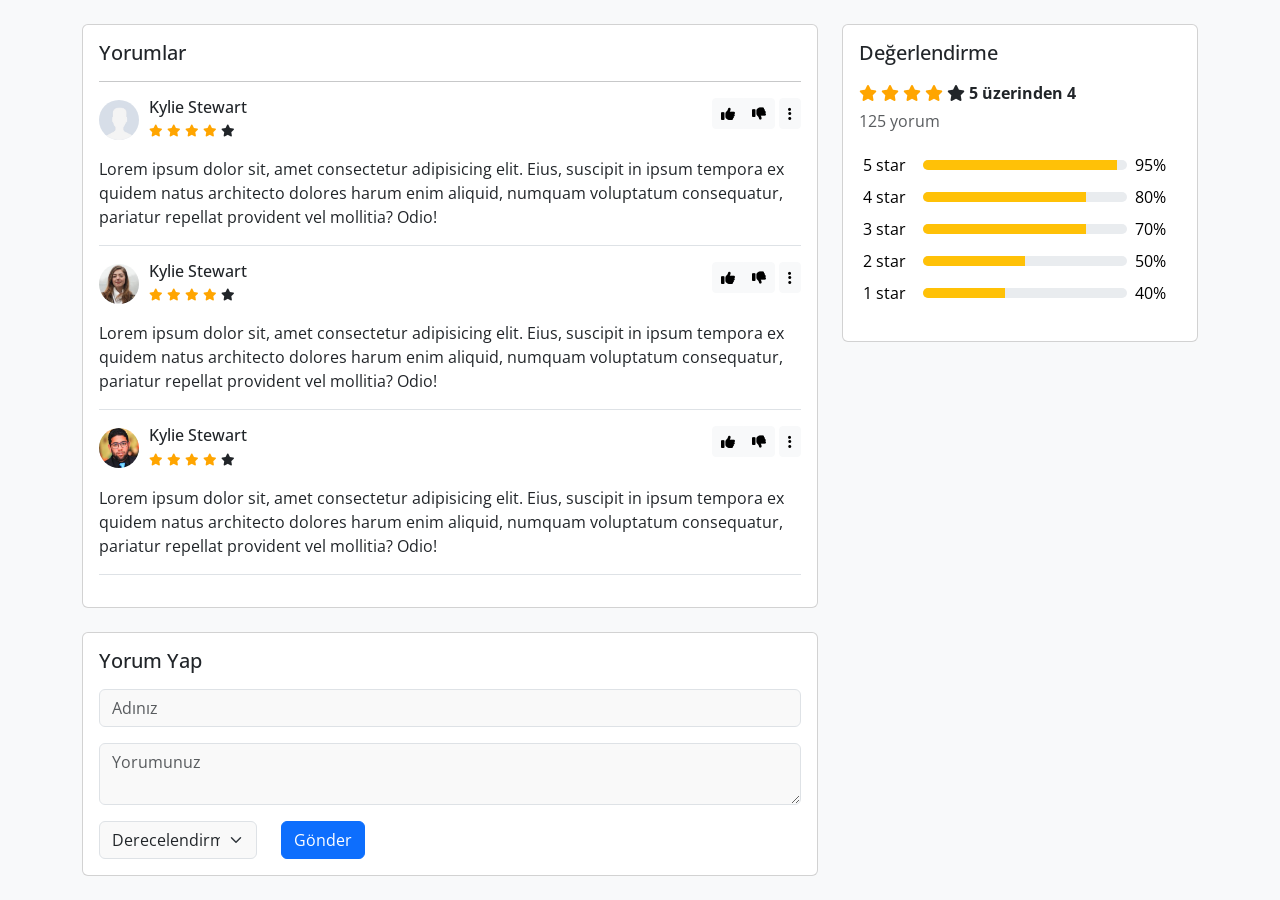
<file: Part-2/comments/index.html>
<!DOCTYPE html>
<html lang="tr">
  <head>
    <meta charset="utf-8" />
    <meta name="viewport" content="width=device-width, initial-scale=1" />

    <link
      href="https://fonts.googleapis.com/css2?family=Open+Sans&display=swap"
      rel="stylesheet"
    />

    <link
      href="https://cdn.jsdelivr.net/npm/bootstrap@5.1.3/dist/css/bootstrap.min.css"
      rel="stylesheet"
      integrity="sha384-1BmE4kWBq78iYhFldvKuhfTAU6auU8tT94WrHftjDbrCEXSU1oBoqyl2QvZ6jIW3"
      crossorigin="anonymous"
    />
    <link rel="stylesheet" href="style.css" />

    <link
      rel="stylesheet"
      href="https://cdnjs.cloudflare.com/ajax/libs/font-awesome/6.1.0/css/all.min.css"
      integrity="sha512-10/jx2EXwxxWqCLX/hHth/vu2KY3jCF70dCQB8TSgNjbCVAC/8vai53GfMDrO2Emgwccf2pJqxct9ehpzG+MTw=="
      crossorigin="anonymous"
      referrerpolicy="no-referrer"
    />

    <link rel="stylesheet" href="style.css" />

    <title>Comments</title>
  </head>
  <body>
    <section class="bg-light" id="comments">
      <div class="container">
        <div class="row py-4">
          <div class="col-lg-8">
            <div class="card mb-4">
              <div class="card-body">
                <h5 class="card-title">Yorumlar</h5>
                <hr />
                <blockquote class="border-bottom">
                  <div class="float-end">
                    <div class="btn-group">
                      <button
                        class="btn btn-light btn-sm"
                        data-bs-toggle="tooltip"
                        data-bs-title="Like"
                      >
                        <i class="fa fa-thumbs-up"></i>
                      </button>
                      <button
                        class="btn btn-light btn-sm"
                        data-bs-toggle="tooltip"
                        data-bs-title="Dislike"
                      >
                        <i class="fa fa-thumbs-down"></i>
                      </button>
                    </div>
                    <button class="btn btn-light btn-sm">
                      <i class="fa fa-ellipsis-v"></i>
                    </button>
                  </div>
                  <div class="content">
                    <img src="1.jpeg" class="rounded-circle" alt="" />
                    <div class="text">
                      <h6 class="mb-0">Kylie Stewart</h6>
                      <div class="rating-wrap">
                        <span class="fa fa-star checked"></span>
                        <span class="fa fa-star checked"></span>
                        <span class="fa fa-star checked"></span>
                        <span class="fa fa-star checked"></span>
                        <span class="fa fa-star"></span>
                      </div>
                    </div>
                  </div>
                  <div class="mt-3">
                    <p>
                      Lorem ipsum dolor sit, amet consectetur adipisicing elit.
                      Eius, suscipit in ipsum tempora ex quidem natus architecto
                      dolores harum enim aliquid, numquam voluptatum
                      consequatur, pariatur repellat provident vel mollitia?
                      Odio!
                    </p>
                  </div>
                </blockquote>
                <blockquote class="border-bottom">
                  <div class="float-end">
                    <div class="btn-group">
                      <button
                        class="btn btn-light btn-sm"
                        data-bs-toggle="tooltip"
                        data-bs-title="Like"
                      >
                        <i class="fa fa-thumbs-up"></i>
                      </button>
                      <button
                        class="btn btn-light btn-sm"
                        data-bs-toggle="tooltip"
                        data-bs-title="Dislike"
                      >
                        <i class="fa fa-thumbs-down"></i>
                      </button>
                    </div>
                    <button class="btn btn-light btn-sm">
                      <i class="fa fa-ellipsis-v"></i>
                    </button>
                  </div>
                  <div class="content">
                    <img src="2.jpeg" class="rounded-circle" alt="" />
                    <div class="text">
                      <h6 class="mb-0">Kylie Stewart</h6>
                      <div class="rating-wrap">
                        <span class="fa fa-star checked"></span>
                        <span class="fa fa-star checked"></span>
                        <span class="fa fa-star checked"></span>
                        <span class="fa fa-star checked"></span>
                        <span class="fa fa-star"></span>
                      </div>
                    </div>
                  </div>
                  <div class="mt-3">
                    <p>
                      Lorem ipsum dolor sit, amet consectetur adipisicing elit.
                      Eius, suscipit in ipsum tempora ex quidem natus architecto
                      dolores harum enim aliquid, numquam voluptatum
                      consequatur, pariatur repellat provident vel mollitia?
                      Odio!
                    </p>
                  </div>
                </blockquote>
                <blockquote class="border-bottom">
                  <div class="float-end">
                    <div class="btn-group">
                      <button
                        class="btn btn-light btn-sm"
                        data-bs-toggle="tooltip"
                        data-bs-title="Like"
                      >
                        <i class="fa fa-thumbs-up"></i>
                      </button>
                      <button
                        class="btn btn-light btn-sm"
                        data-bs-toggle="tooltip"
                        data-bs-title="Dislike"
                      >
                        <i class="fa fa-thumbs-down"></i>
                      </button>
                    </div>
                    <button class="btn btn-light btn-sm">
                      <i class="fa fa-ellipsis-v"></i>
                    </button>
                  </div>
                  <div class="content">
                    <img src="3.jpeg" class="rounded-circle" alt="" />
                    <div class="text">
                      <h6 class="mb-0">Kylie Stewart</h6>
                      <div class="rating-wrap">
                        <span class="fa fa-star checked"></span>
                        <span class="fa fa-star checked"></span>
                        <span class="fa fa-star checked"></span>
                        <span class="fa fa-star checked"></span>
                        <span class="fa fa-star"></span>
                      </div>
                    </div>
                  </div>
                  <div class="mt-3">
                    <p>
                      Lorem ipsum dolor sit, amet consectetur adipisicing elit.
                      Eius, suscipit in ipsum tempora ex quidem natus architecto
                      dolores harum enim aliquid, numquam voluptatum
                      consequatur, pariatur repellat provident vel mollitia?
                      Odio!
                    </p>
                  </div>
                </blockquote>
              </div>
            </div>
            <div class="card">
              <div class="card-body">
                <h5 class="mb-3">Yorum Yap</h5>
                <form>
                  <div class="mb-3">
                    <input
                      type="text"
                      class="form-control"
                      placeholder="Adınız"
                    />
                  </div>
                  <div class="mb-3">
                    <textarea
                      class="form-control"
                      placeholder="Yorumunuz"
                    ></textarea>
                  </div>
                  <div class="row">
                    <div class="col-lg-3">
                      <select class="form-select">
                        <option value="">Derecelendirme</option>
                        <option value="1">1</option>
                        <option value="2">2</option>
                        <option value="3">3</option>
                        <option value="4">4</option>
                        <option value="5">5</option>
                      </select>
                    </div>
                    <div class="col-lg-3">
                      <button class="btn btn-primary">Gönder</button>
                    </div>
                  </div>
                </form>
              </div>
            </div>
          </div>
          <div class="col-lg-4">
            <div class="card">
              <div class="card-body">
                <h5 class="card-title">Değerlendirme</h5>
                <div class="rating-wrap mt-3">
                  <span class="fa fa-star checked"></span>
                  <span class="fa fa-star checked"></span>
                  <span class="fa fa-star checked"></span>
                  <span class="fa fa-star checked"></span>
                  <span class="fa fa-star"></span>
                  <b>5 üzerinden 4</b>
                </div>
                <p class="mt-1 text-muted">125 yorum</p>
                <table class="table table-borderless table-sm">
                  <tr style="vertical-align: middle">
                    <td style="width: 60px">5 star</td>
                    <td>
                      <div class="progress" style="height: 10px">
                        <div
                          class="progress-bar bg-warning"
                          style="width: 95%"
                        ></div>
                      </div>
                    </td>
                    <td style="width: 50px">95%</td>
                  </tr>
                  <tr style="vertical-align: middle">
                    <td style="width: 60px">4 star</td>
                    <td>
                      <div class="progress" style="height: 10px">
                        <div
                          class="progress-bar bg-warning"
                          style="width: 80%"
                        ></div>
                      </div>
                    </td>
                    <td style="width: 50px">80%</td>
                  </tr>
                  <tr style="vertical-align: middle">
                    <td style="width: 60px">3 star</td>
                    <td>
                      <div class="progress" style="height: 10px">
                        <div
                          class="progress-bar bg-warning"
                          style="width: 80%"
                        ></div>
                      </div>
                    </td>
                    <td style="width: 50px">70%</td>
                  </tr>
                  <tr style="vertical-align: middle">
                    <td style="width: 60px">2 star</td>
                    <td>
                      <div class="progress" style="height: 10px">
                        <div
                          class="progress-bar bg-warning"
                          style="width: 50%"
                        ></div>
                      </div>
                    </td>
                    <td style="width: 50px">50%</td>
                  </tr>
                  <tr style="vertical-align: middle">
                    <td style="width: 60px">1 star</td>
                    <td>
                      <div class="progress" style="height: 10px">
                        <div
                          class="progress-bar bg-warning"
                          style="width: 40%"
                        ></div>
                      </div>
                    </td>
                    <td style="width: 50px">40%</td>
                  </tr>
                </table>
              </div>
            </div>
          </div>
        </div>
      </div>
    </section>

    <script
      src="https://cdn.jsdelivr.net/npm/bootstrap@5.1.3/dist/js/bootstrap.bundle.min.js"
      integrity="sha384-ka7Sk0Gln4gmtz2MlQnikT1wXgYsOg+OMhuP+IlRH9sENBO0LRn5q+8nbTov4+1p"
      crossorigin="anonymous"
    ></script>

    <script>
      var tooltipTriggerList = [].slice.call(
        document.querySelectorAll('[data-bs-toggle="tooltip"]')
      );
      var tooltipList = tooltipTriggerList.map(function (tooltipTriggerEl) {
        return new bootstrap.Tooltip(tooltipTriggerEl);
      });
    </script>
  </body>
</html>
</file>
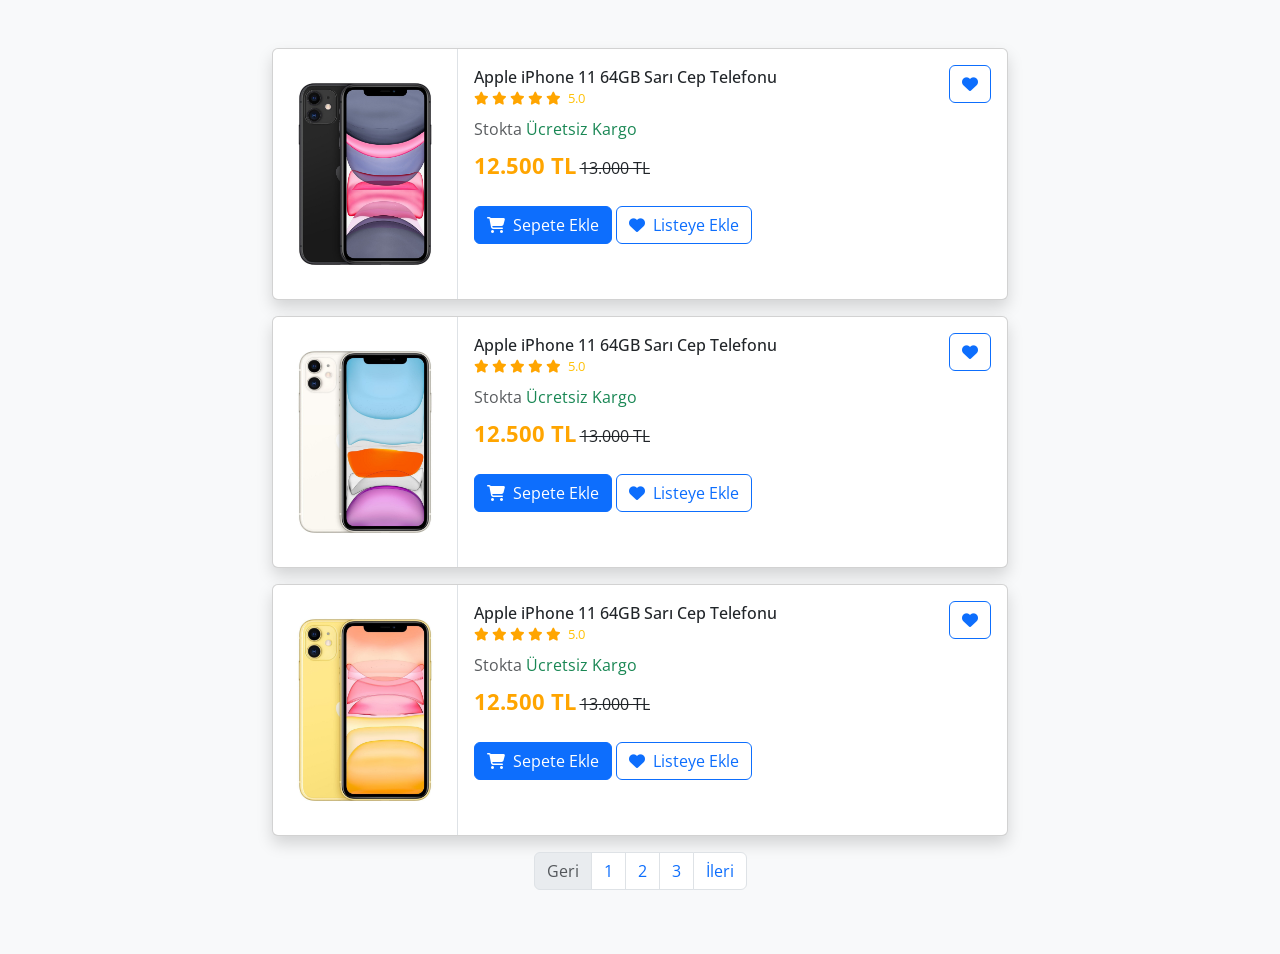
<file: Part-2/product-cards/index.html>
<!DOCTYPE html>
<html lang="en">
  <head>
    <!-- Required meta tags -->
    <meta charset="utf-8" />
    <meta name="viewport" content="width=device-width, initial-scale=1" />

    <link
      href="https://fonts.googleapis.com/css2?family=Open+Sans&display=swap"
      rel="stylesheet"
    />

    <link
      rel="stylesheet"
      href="https://cdnjs.cloudflare.com/ajax/libs/font-awesome/6.1.1/css/all.min.css"
      integrity="sha512-KfkfwYDsLkIlwQp6LFnl8zNdLGxu9YAA1QvwINks4PhcElQSvqcyVLLD9aMhXd13uQjoXtEKNosOWaZqXgel0g=="
      crossorigin="anonymous"
      referrerpolicy="no-referrer"
    />

    <!-- Bootstrap CSS -->
    <link
      href="https://cdn.jsdelivr.net/npm/bootstrap@5.1.3/dist/css/bootstrap.min.css"
      rel="stylesheet"
      integrity="sha384-1BmE4kWBq78iYhFldvKuhfTAU6auU8tT94WrHftjDbrCEXSU1oBoqyl2QvZ6jIW3"
      crossorigin="anonymous"
    />

    <link rel="stylesheet" href="style.css" />

    <title>Protuct Card</title>
  </head>
  <body class="bg-light">
    <div class="container my-5">
      <div class="row justify-content-center">
        <div class="col-lg-8">
          <div class="card product-card mb-3 shadow">
            <div class="row g-0">
              <div class="col-xl-3 col-md-4">
                <a href="#" class="img-wrap">
                  <img src="1.jpeg" alt="" />
                </a>
              </div>
              <div class="col-xl-9 col-md-8 border-start">
                <div class="card-body">
                  <a
                    href="#"
                    class="btn btn-outline-primary btn-icon float-end"
                  >
                    <i class="fa fa-heart"></i>
                  </a>
                  <a href="#" class="h6 mb-3 title">
                    Apple iPhone 11 64GB Sarı Cep Telefonu
                  </a>
                  <div class="mb-2">
                    <div class="rating mb-2">
                      <span class="fa fa-star checked"></span>
                      <span class="fa fa-star checked"></span>
                      <span class="fa fa-star checked"></span>
                      <span class="fa fa-star checked"></span>
                      <span class="fa fa-star checked"></span>
                      <span class="text-warning ms-1">5.0</span>
                    </div>

                    <span class="text-muted">Stokta</span>
                    <span class="text-success">Ücretsiz Kargo</span>
                  </div>

                  <div class="price-wrap mb-4">
                    <strong class="price">12.500 TL</strong>
                    <del class="price-old">13.000 TL</del>
                  </div>

                  <div class="d-grid ga-2 d-md-block">
                    <a href="" class="btn btn-primary">
                      <i class="fa fa-shopping-cart me-1"></i> Sepete Ekle
                    </a>
                    <a href="" class="btn btn-outline-primary">
                      <i class="fa fa-heart me-1"></i> Listeye Ekle
                    </a>
                  </div>
                </div>
              </div>
            </div>
          </div>
          <div class="card product-card mb-3 shadow">
            <div class="row g-0">
              <div class="col-xl-3 col-md-4">
                <a href="#" class="img-wrap">
                  <img src="2.jpeg" alt="" />
                </a>
              </div>
              <div class="col-xl-9 col-md-8 border-start">
                <div class="card-body">
                  <a
                    href="#"
                    class="btn btn-outline-primary btn-icon float-end"
                  >
                    <i class="fa fa-heart"></i>
                  </a>
                  <a href="#" class="h6 mb-3 title">
                    Apple iPhone 11 64GB Sarı Cep Telefonu
                  </a>
                  <div class="mb-2">
                    <div class="rating mb-2">
                      <span class="fa fa-star checked"></span>
                      <span class="fa fa-star checked"></span>
                      <span class="fa fa-star checked"></span>
                      <span class="fa fa-star checked"></span>
                      <span class="fa fa-star checked"></span>
                      <span class="text-warning ms-1">5.0</span>
                    </div>

                    <span class="text-muted">Stokta</span>
                    <span class="text-success">Ücretsiz Kargo</span>
                  </div>

                  <div class="price-wrap mb-4">
                    <strong class="price">12.500 TL</strong>
                    <del class="price-old">13.000 TL</del>
                  </div>

                  <div class="d-grid ga-2 d-md-block">
                    <a href="" class="btn btn-primary">
                      <i class="fa fa-shopping-cart me-1"></i> Sepete Ekle
                    </a>
                    <a href="" class="btn btn-outline-primary">
                      <i class="fa fa-heart me-1"></i> Listeye Ekle
                    </a>
                  </div>
                </div>
              </div>
            </div>
          </div>
          <div class="card product-card mb-3 shadow">
            <div class="row g-0">
              <div class="col-xl-3 col-md-4">
                <a href="#" class="img-wrap">
                  <img src="3.jpeg" alt="" />
                </a>
              </div>
              <div class="col-xl-9 col-md-8 border-start">
                <div class="card-body">
                  <a
                    href="#"
                    class="btn btn-outline-primary btn-icon float-end"
                  >
                    <i class="fa fa-heart"></i>
                  </a>
                  <a href="#" class="h6 mb-3 title">
                    Apple iPhone 11 64GB Sarı Cep Telefonu
                  </a>
                  <div class="mb-2">
                    <div class="rating mb-2">
                      <span class="fa fa-star checked"></span>
                      <span class="fa fa-star checked"></span>
                      <span class="fa fa-star checked"></span>
                      <span class="fa fa-star checked"></span>
                      <span class="fa fa-star checked"></span>
                      <span class="text-warning ms-1">5.0</span>
                    </div>

                    <span class="text-muted">Stokta</span>
                    <span class="text-success">Ücretsiz Kargo</span>
                  </div>

                  <div class="price-wrap mb-4">
                    <strong class="price">12.500 TL</strong>
                    <del class="price-old">13.000 TL</del>
                  </div>

                  <div class="d-grid ga-2 d-md-block">
                    <a href="" class="btn btn-primary">
                      <i class="fa fa-shopping-cart me-1"></i> Sepete Ekle
                    </a>
                    <a href="" class="btn btn-outline-primary">
                      <i class="fa fa-heart me-1"></i> Listeye Ekle
                    </a>
                  </div>
                </div>
              </div>
            </div>
          </div>

          <nav>
            <ul class="pagination justify-content-center">
              <li class="page-item disabled">
                <a class="page-link">Geri</a>
              </li>
              <li class="page-item"><a class="page-link" href="#">1</a></li>
              <li class="page-item"><a class="page-link" href="#">2</a></li>
              <li class="page-item"><a class="page-link" href="#">3</a></li>
              <li class="page-item">
                <a class="page-link" href="#">İleri</a>
              </li>
            </ul>
          </nav>
        </div>
      </div>
    </div>

    <script
      src="https://cdn.jsdelivr.net/npm/bootstrap@5.1.3/dist/js/bootstrap.bundle.min.js"
      integrity="sha384-ka7Sk0Gln4gmtz2MlQnikT1wXgYsOg+OMhuP+IlRH9sENBO0LRn5q+8nbTov4+1p"
      crossorigin="anonymous"
    ></script>
  </body>
</html>
</file>
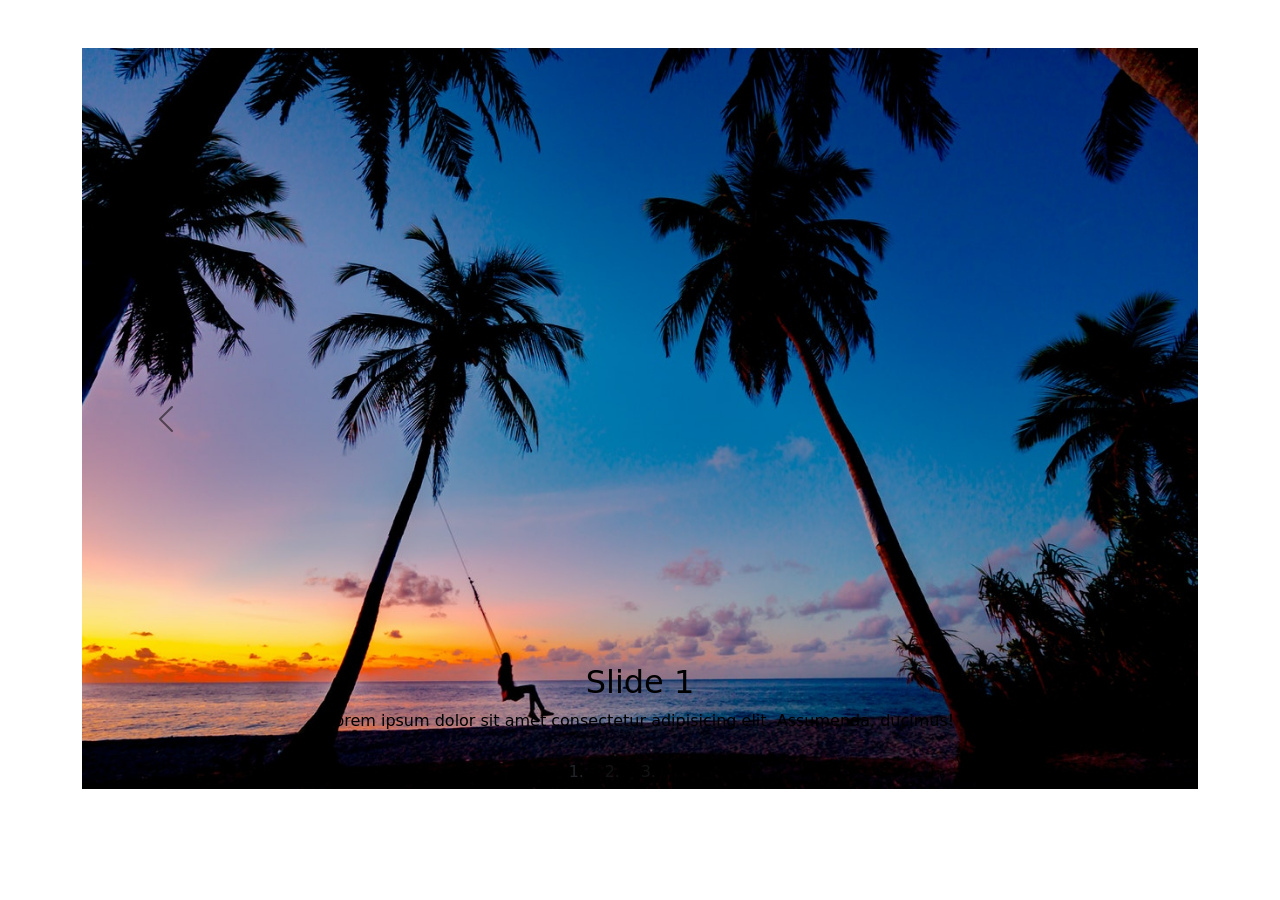
<file: Part-2/carousel.html>
<!DOCTYPE html>
<html lang="tr">
<head>
    <meta charset="UTF-8">
    <meta http-equiv="X-UA-Compatible" content="IE=edge">
    <meta name="viewport" content="width=device-width, initial-scale=1.0">
    <link href="https://cdn.jsdelivr.net/npm/bootstrap@5.1.3/dist/css/bootstrap.min.css" rel="stylesheet" integrity="sha384-1BmE4kWBq78iYhFldvKuhfTAU6auU8tT94WrHftjDbrCEXSU1oBoqyl2QvZ6jIW3" crossorigin="anonymous">
    <title>Document</title>
</head>
<body>
    

    <div class="container my-5">

        <div class="carousel slide carousel-fade carousel-dark" data-bs-ride="carousel" id="slider1">
            <ol class="carousel-indicators">
                <li data-bs-target="#slider1" data-bs-slide-to="0" class="active"></li>
                <li data-bs-target="#slider1" data-bs-slide-to="1"></li>
                <li data-bs-target="#slider1" data-bs-slide-to="2"></li>
            </ol>
            <div class="carousel-inner">
                <div class="carousel-item active" data-bs-interval="2000">
                    <img src="img/slide-1.jpeg" class="d-block w-100" alt="">
                    <div class="carousel-caption d-none d-md-block">
                        <h2>Slide 1</h2>
                        <p>Lorem ipsum dolor sit amet consectetur adipisicing elit. Assumenda, ducimus!</p>
                    </div>
                </div>
                <div class="carousel-item" data-bs-interval="4000">
                    <img src="img/slide-2.jpeg" class="d-block w-100" alt="">
                    <div class="carousel-caption d-none d-md-block">
                        <h2>Slide 2</h2>
                        <p>Lorem ipsum dolor sit amet consectetur adipisicing elit. Assumenda, ducimus!</p>
                    </div>
                </div>
                <div class="carousel-item" data-bs-interval="6000">
                    <img src="img/slide-3.jpeg" class="d-block w-100" alt="">
                    <div class="carousel-caption d-none d-md-block">
                        <h2>Slide 3</h2>
                        <p>Lorem ipsum dolor sit amet consectetur adipisicing elit. Assumenda, ducimus!</p>
                    </div>
                </div>
            </div>
            <a href="#slider1" class="carousel-control-prev" data-bs-slide="prev">
                <span class="carousel-control-prev-icon"></span>
            </a>
            <a href="#slider1" class="carousel-control-next" data-bs-slide="next">
                <span class="carousel-control-next-icon"></span>
            </a>
        </div>
        

    </div>

    <script src="https://cdn.jsdelivr.net/npm/bootstrap@5.1.3/dist/js/bootstrap.bundle.min.js" integrity="sha384-ka7Sk0Gln4gmtz2MlQnikT1wXgYsOg+OMhuP+IlRH9sENBO0LRn5q+8nbTov4+1p" crossorigin="anonymous"></script>
</body>
</html>
</file>
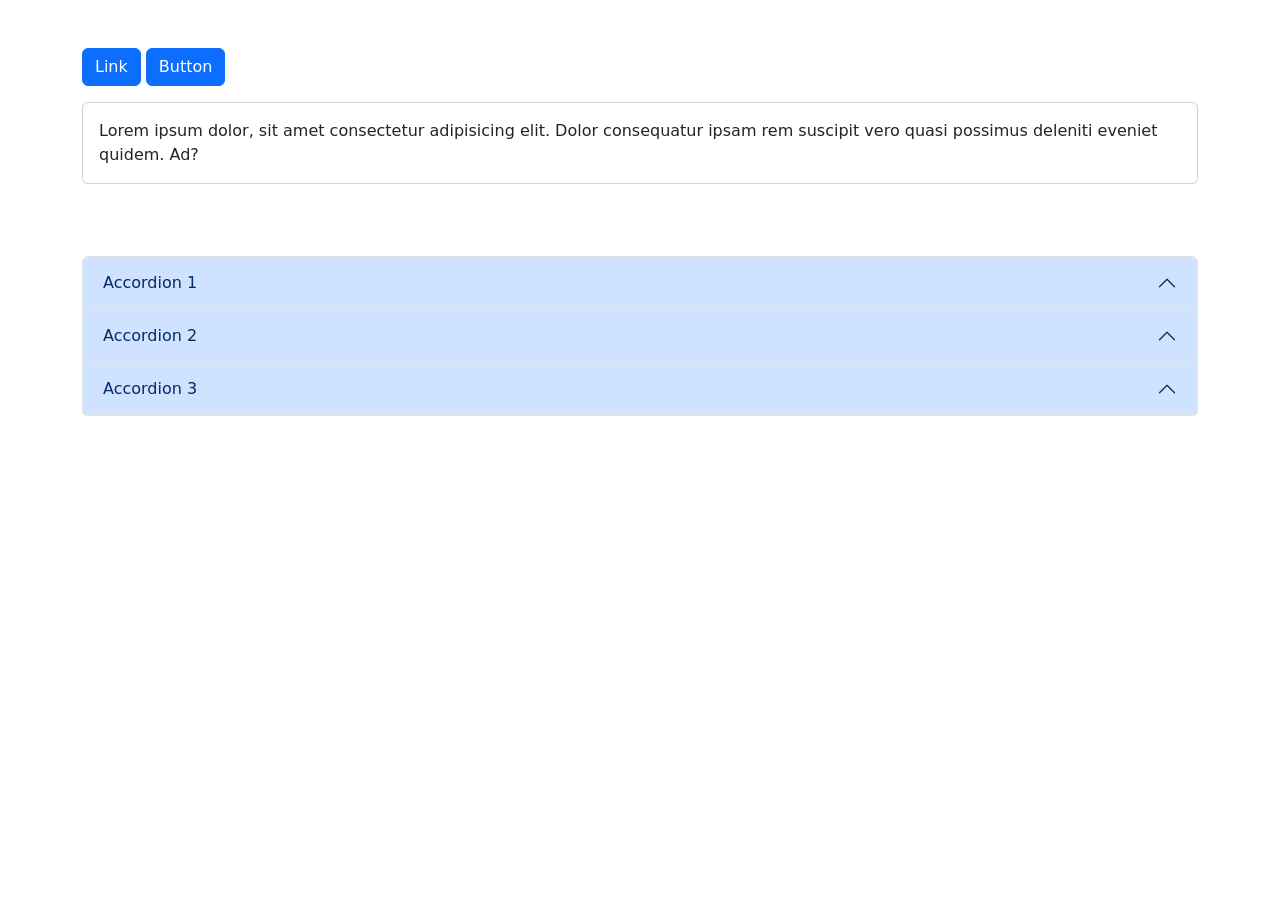
<file: Part-2/collapse-accordions.html>
<!DOCTYPE html>
<html lang="tr">
<head>
    <meta charset="UTF-8">
    <meta http-equiv="X-UA-Compatible" content="IE=edge">
    <meta name="viewport" content="width=device-width, initial-scale=1.0">
    <link href="https://cdn.jsdelivr.net/npm/bootstrap@5.1.3/dist/css/bootstrap.min.css" rel="stylesheet" integrity="sha384-1BmE4kWBq78iYhFldvKuhfTAU6auU8tT94WrHftjDbrCEXSU1oBoqyl2QvZ6jIW3" crossorigin="anonymous">
    <title>Document</title>
</head>
<body>
    

    <div class="container my-5">

        <p>
            <a href="#content" class="btn btn-primary" data-bs-toggle="collapse">Link</a>
            <button class="btn btn-primary" type="button" 
            data-bs-toggle="collapse" data-bs-target="#content">Button</button>
        </p>

        <div id="content" class="collapse show">
            <div class="card card-body">
                Lorem ipsum dolor, sit amet consectetur adipisicing elit. Dolor consequatur ipsam rem suscipit vero quasi possimus deleniti eveniet quidem. Ad?
            </div>
        </div>

        <br><br><br>

        <div class="accordion" id="myAccordion">
            <div class="accordion-item">
                <h2 class="accordion-header">
                    <button class="accordion-button" type="button"
                        data-bs-toggle="collapse"
                        data-bs-target="#collapseOne">
                        Accordion 1
                    </button>
                </h2>
                <div id="collapseOne" class="accordion-collapse collapse" data-bs-parent="#myAccordion">
                    <div class="accordion-body">
                        Lorem ipsum dolor sit amet consectetur adipisicing elit. Ad saepe provident porro ea ipsum inventore dignissimos blanditiis exercitationem optio praesentium.
                    </div>
                </div>
            </div>
            <div class="accordion-item">
                <h2 class="accordion-header">
                    <button class="accordion-button" type="button"
                        data-bs-toggle="collapse"
                        data-bs-target="#collapseTwo">
                        Accordion 2
                </button>
                </h2>
                <div id="collapseTwo" class="accordion-collapse collapse" data-bs-parent="#myAccordion">
                    <div class="accordion-body">
                        Lorem ipsum dolor sit amet consectetur adipisicing elit. Ad saepe provident porro ea ipsum inventore dignissimos blanditiis exercitationem optio praesentium.
                    </div>
                </div>
            </div>
            <div class="accordion-item">
                <h2 class="accordion-header">
                    <button class="accordion-button" type="button"
                        data-bs-toggle="collapse"
                        data-bs-target="#collapseThree"
                    >Accordion 3</button>
                </h2>
                <div id="collapseThree" class="accordion-collapse collapse" data-bs-parent="#myAccordion">
                    <div class="accordion-body">
                        Lorem ipsum dolor sit amet consectetur adipisicing elit. Ad saepe provident porro ea ipsum inventore dignissimos blanditiis exercitationem optio praesentium.
                    </div>
                </div>
            </div>
        </div>

    </div>

    <script src="https://cdn.jsdelivr.net/npm/bootstrap@5.1.3/dist/js/bootstrap.bundle.min.js" integrity="sha384-ka7Sk0Gln4gmtz2MlQnikT1wXgYsOg+OMhuP+IlRH9sENBO0LRn5q+8nbTov4+1p" crossorigin="anonymous"></script>
</body>
</html>
</file>
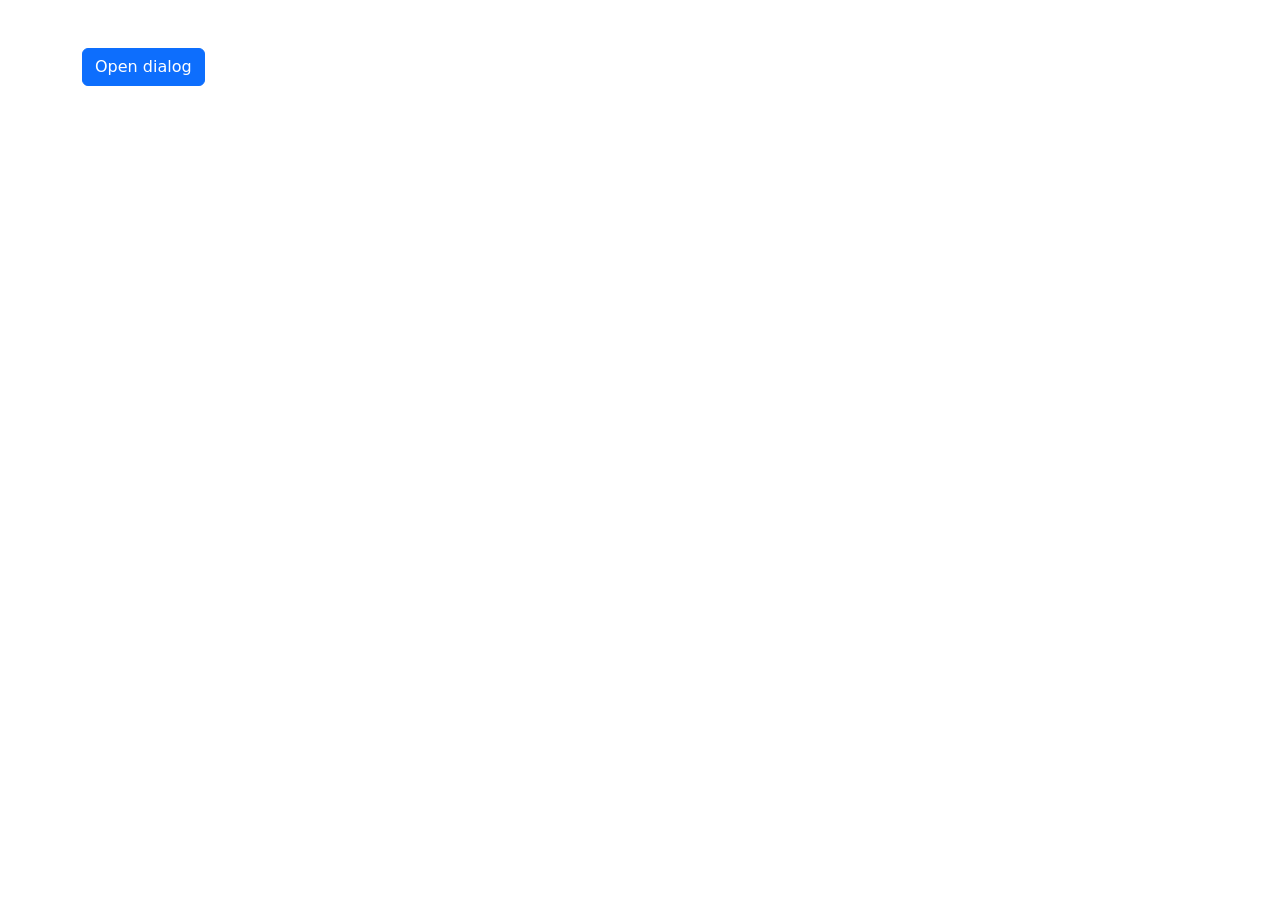
<file: Part-2/modals.html>
<!DOCTYPE html>
<html lang="tr">
<head>
    <meta charset="UTF-8">
    <meta http-equiv="X-UA-Compatible" content="IE=edge">
    <meta name="viewport" content="width=device-width, initial-scale=1.0">
    <link href="https://cdn.jsdelivr.net/npm/bootstrap@5.1.3/dist/css/bootstrap.min.css" rel="stylesheet" integrity="sha384-1BmE4kWBq78iYhFldvKuhfTAU6auU8tT94WrHftjDbrCEXSU1oBoqyl2QvZ6jIW3" crossorigin="anonymous">
    <title>Document</title>
</head>
<body>
    

    <div class="container my-5">

        <button type="button" 
            class="btn btn-primary"
            data-bs-toggle="modal"
            data-bs-target="#myModal">Open dialog</button>
      
        <div class="modal" id="myModal" data-bs-backdrop="static">
            <div class="modal-dialog modal-dialog-scrollable modal-fullscreen-sm-down">
                <div class="modal-content">
                    <div class="modal-header">
                        <h4 class="modal-title">Lorem, ipsum.</h4>
                        <button type="button" class="btn-close" data-bs-dismiss="modal"></button>
                    </div>
                    <div class="modal-body">
                        Lorem ipsum dolor, sit amet consectetur adipisicing elit. Iste blanditiis nemo repudiandae delectus nulla amet impedit reprehenderit ut voluptates veritatis!
                        <div style="height: 600px;"></div>
                    </div>
                    <div class="modal-footer">
                        <button class="btn btn-secondary" data-bs-dismiss="modal">Kapat</button>
                        <button class="btn btn-primary">Kaydet</button>
                    </div>
                </div>
            </div>
        </div>

    </div>

    <script src="https://cdn.jsdelivr.net/npm/bootstrap@5.1.3/dist/js/bootstrap.bundle.min.js" integrity="sha384-ka7Sk0Gln4gmtz2MlQnikT1wXgYsOg+OMhuP+IlRH9sENBO0LRn5q+8nbTov4+1p" crossorigin="anonymous"></script>
</body>
</html>
</file>
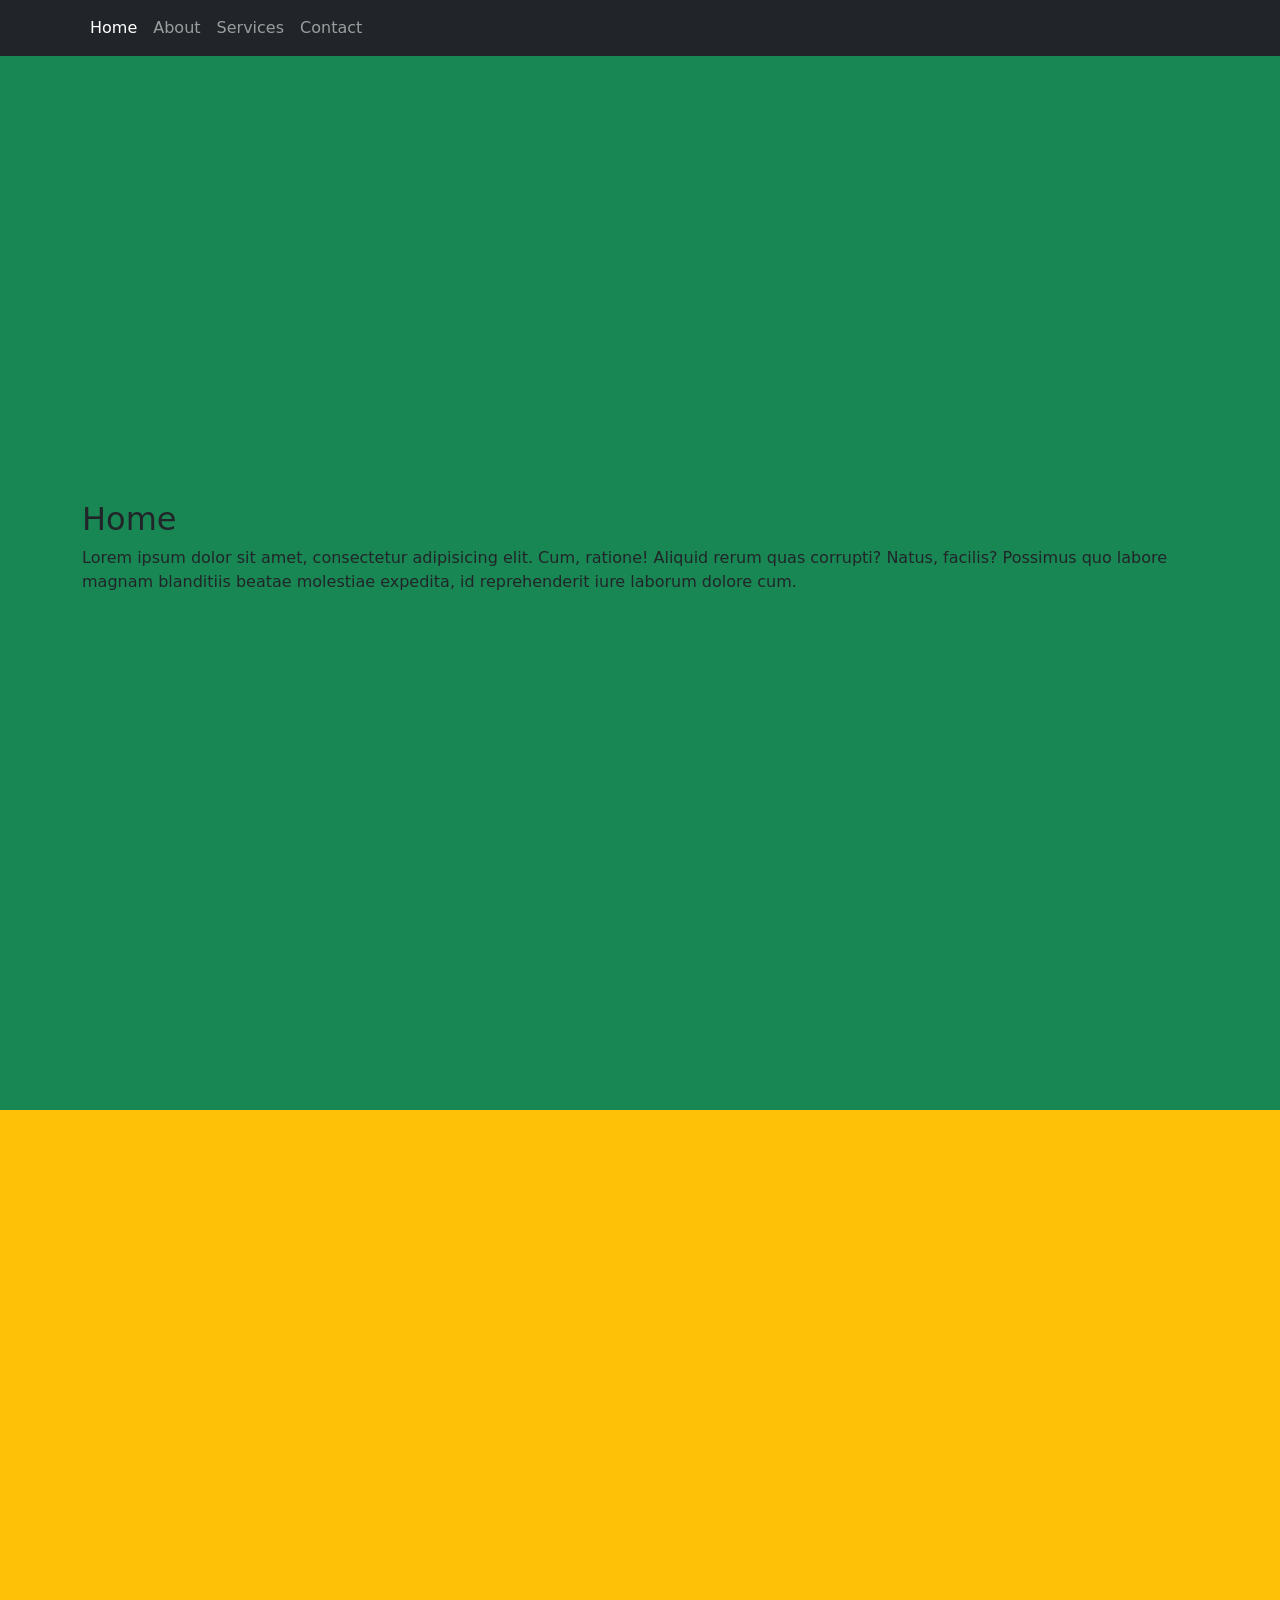
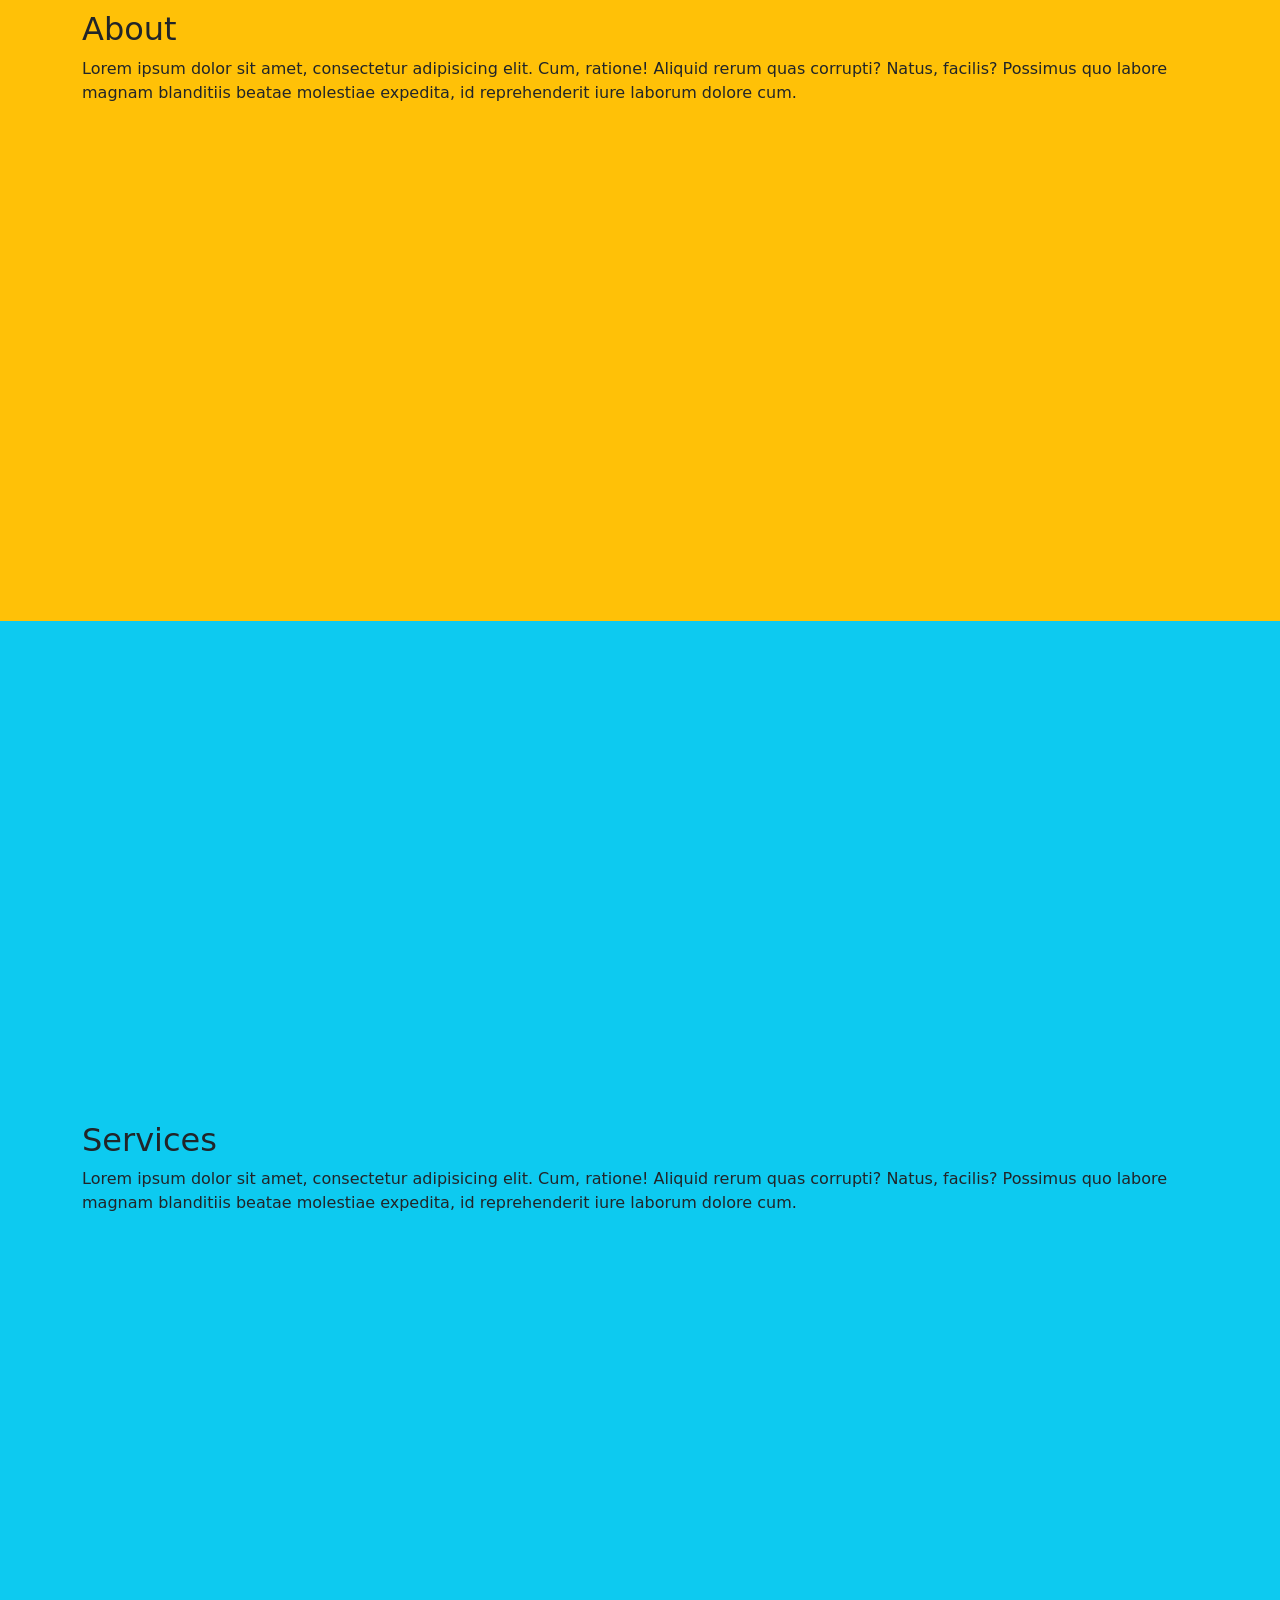
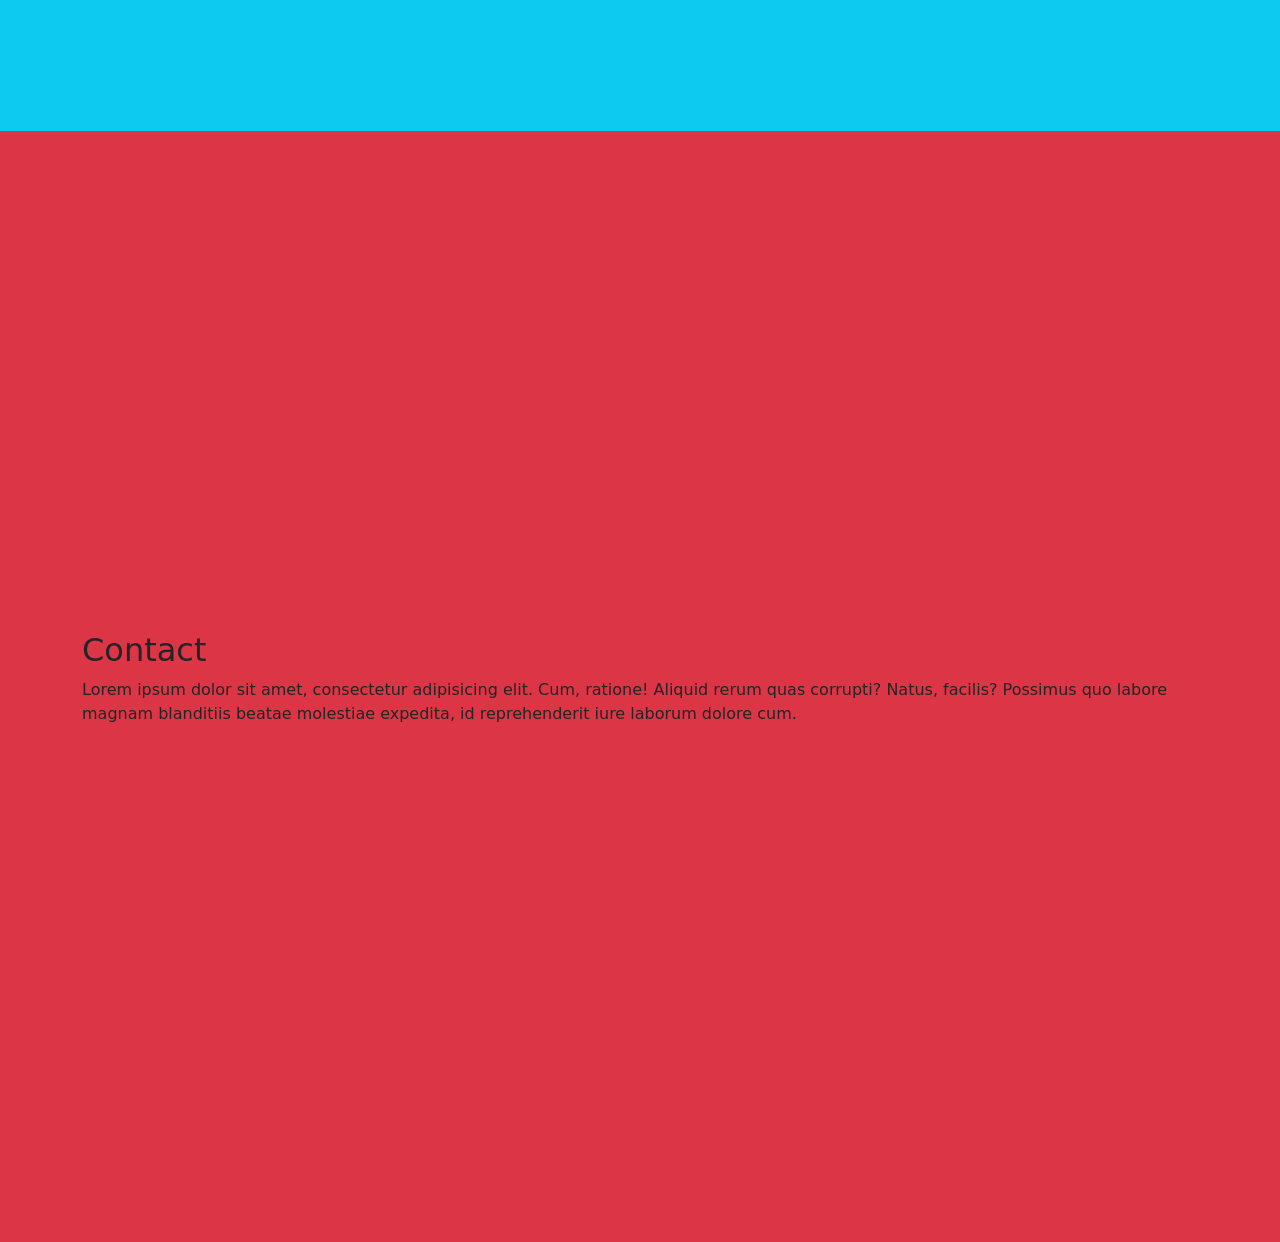
<file: Part-2/scrollspy.html>
<!DOCTYPE html>
<html lang="tr">
<head>
    <meta charset="UTF-8">
    <meta http-equiv="X-UA-Compatible" content="IE=edge">
    <meta name="viewport" content="width=device-width, initial-scale=1.0">
    <link href="https://cdn.jsdelivr.net/npm/bootstrap@5.1.3/dist/css/bootstrap.min.css" rel="stylesheet" integrity="sha384-1BmE4kWBq78iYhFldvKuhfTAU6auU8tT94WrHftjDbrCEXSU1oBoqyl2QvZ6jIW3" crossorigin="anonymous">
    <style>
        body {
            position: relative;
        }
    </style>
    <title>Document</title>
</head>
<body data-bs-spy="scroll" data-bs-target=".navbar" data-bs-offset="50">
        
    <nav class="navbar navbar-expand-sm bg-dark navbar-dark fixed-top">
        <div class="container">
            <ul class="navbar-nav">
                <li class="nav-item">
                    <a href="#home" class="nav-link">Home</a>
                </li>
                <li class="nav-item">
                    <a href="#about" class="nav-link">About</a>
                </li>
                <li class="nav-item">
                    <a href="#services" class="nav-link">Services</a>
                </li>
                <li class="nav-item">
                    <a href="#contact" class="nav-link">Contact</a>
                </li>
            </ul>
        </div>
    </nav>

    <div id="home" class="bg-success" style="padding-top: 500px;padding-bottom: 500px;">
        <div class="container">
            <h2>Home</h2>
            <p>
                Lorem ipsum dolor sit amet, consectetur adipisicing elit. Cum, ratione! Aliquid rerum quas corrupti? Natus, facilis? Possimus quo labore magnam blanditiis beatae molestiae expedita, id reprehenderit iure laborum dolore cum.
            </p>
        </div>
    </div>

    <div id="about" class="bg-warning" style="padding-top: 500px;padding-bottom: 500px;">
        <div class="container">
            <h2>About</h2>
            <p>
                Lorem ipsum dolor sit amet, consectetur adipisicing elit. Cum, ratione! Aliquid rerum quas corrupti? Natus, facilis? Possimus quo labore magnam blanditiis beatae molestiae expedita, id reprehenderit iure laborum dolore cum.
            </p>
        </div>
    </div>

    <div id="services" class="bg-info" style="padding-top: 500px;padding-bottom: 500px;">
        <div class="container">
            <h2>Services</h2>
            <p>
                Lorem ipsum dolor sit amet, consectetur adipisicing elit. Cum, ratione! Aliquid rerum quas corrupti? Natus, facilis? Possimus quo labore magnam blanditiis beatae molestiae expedita, id reprehenderit iure laborum dolore cum.
            </p>
        </div>
    </div>

    <div id="contact" class="bg-danger" style="padding-top: 500px;padding-bottom: 500px;">
        <div class="container">
            <h2>Contact</h2>
            <p>
                Lorem ipsum dolor sit amet, consectetur adipisicing elit. Cum, ratione! Aliquid rerum quas corrupti? Natus, facilis? Possimus quo labore magnam blanditiis beatae molestiae expedita, id reprehenderit iure laborum dolore cum.
            </p>
        </div>
    </div>



    <script src="https://cdn.jsdelivr.net/npm/bootstrap@5.1.3/dist/js/bootstrap.bundle.min.js" integrity="sha384-ka7Sk0Gln4gmtz2MlQnikT1wXgYsOg+OMhuP+IlRH9sENBO0LRn5q+8nbTov4+1p" crossorigin="anonymous"></script>
</body>
</html>
</file>
<file: Part-2/comments/style.css>
body {
    font-family: 'Open Sans', sans-serif;
}

.content {
    display: inline-flex;
    align-items: center;
    vertical-align: middle;
}

.content img {
    width: 40px;
    height: 40px;
    margin-right: .6rem;
}

.content .fa-star {
    font-size: 12px;
}

.checked {
    color: orange;
} 

.btn-light:hover {
    border-color: #c1c9d0;
    color: #0d6efd;
}

.form-control, .form-select {
    background-color: #f9f9f9;
}
</file>
<file: Part-2/product-cards/style.css>
body {
  font-family: "Open Sans", sans-serif;
}

/* product cards */

@media (max-width: 768px) {
  .product-card .img-wrap {
    border-bottom: 1px solid #dee2e6;
  }
}

.product-card .img-wrap {
  height: 250px;
  padding: 0.5rem;
  display: block;
  text-align: center;
}

.product-card img {
  height: 100%;
  width: auto;
  max-width: 100%;
  object-fit: cover;
}

.product-card .checked {
  color: orange;
}

.product-card .title {
  text-decoration: none;
  color: #212529;
}

.product-card .price {
  color: orange;
  font-size: 22px;
}

.product-card .rating {
  font-size: 13px;
}
</file>
